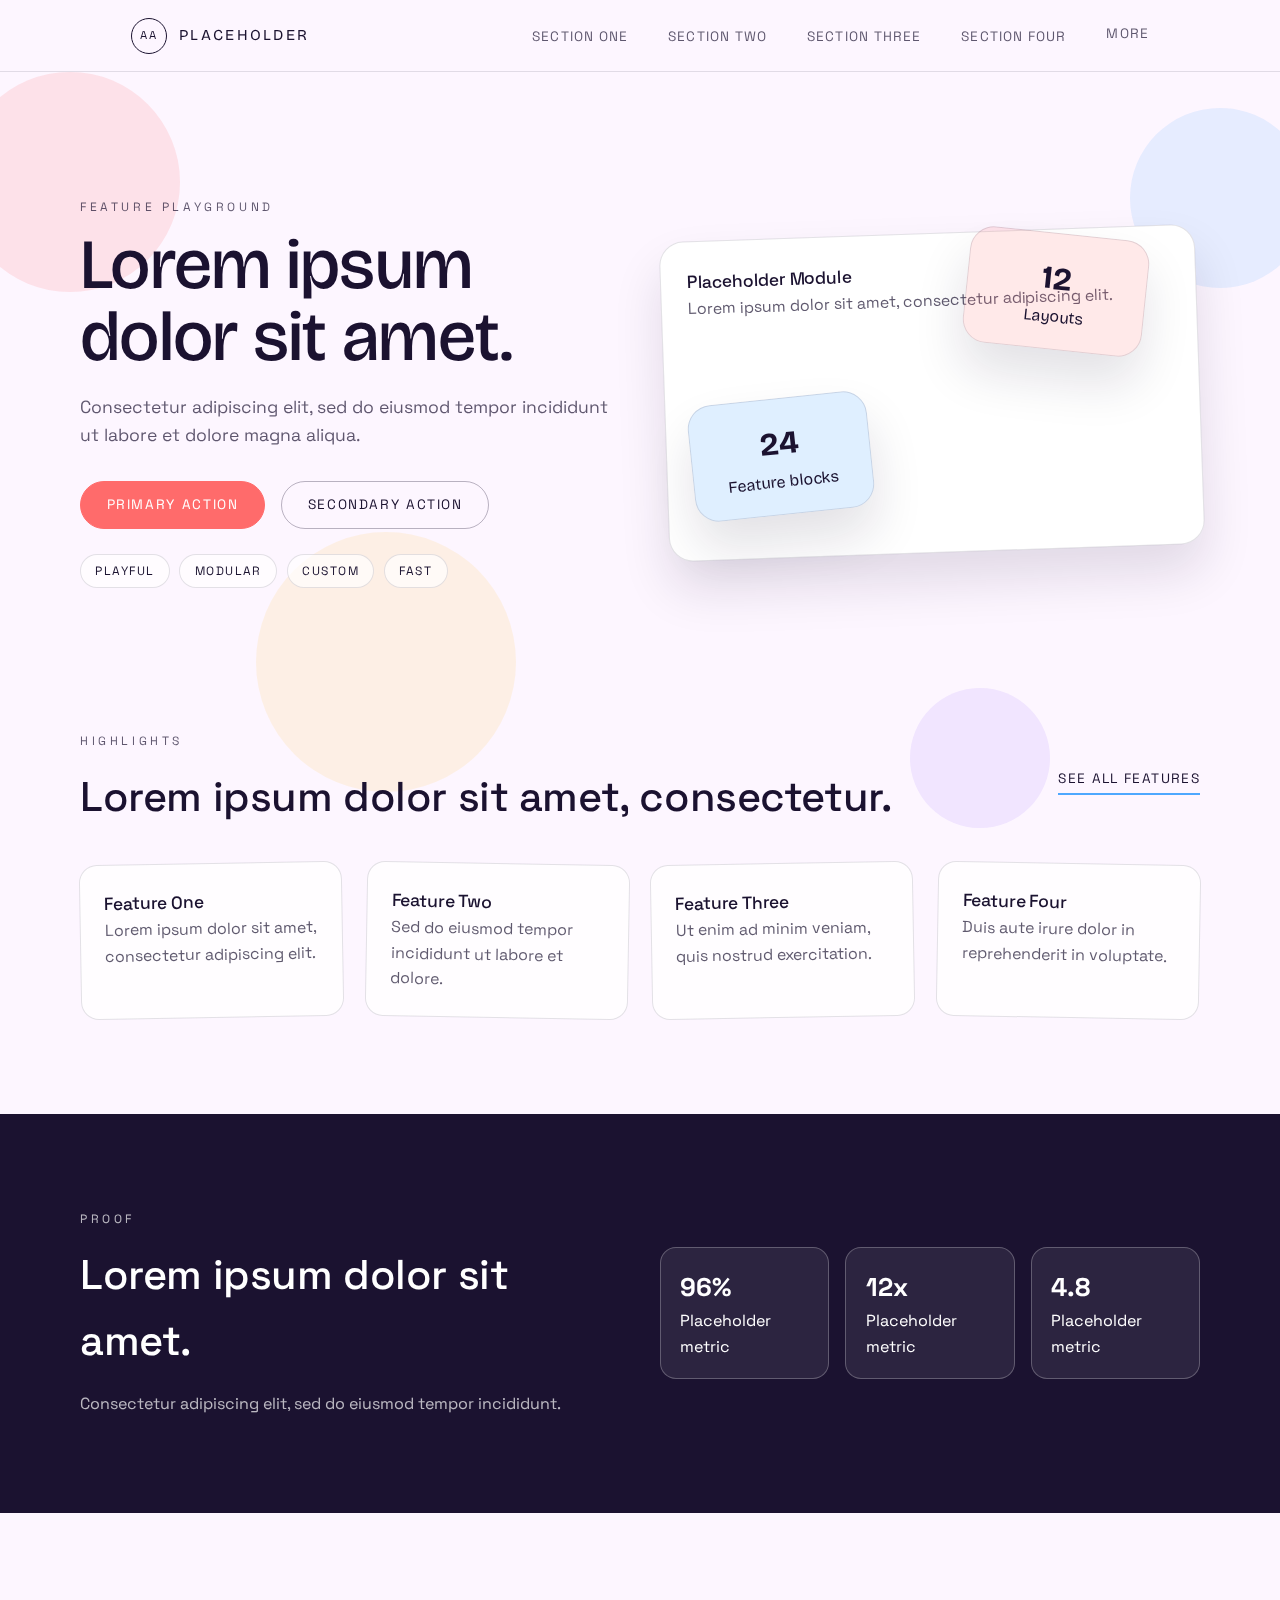
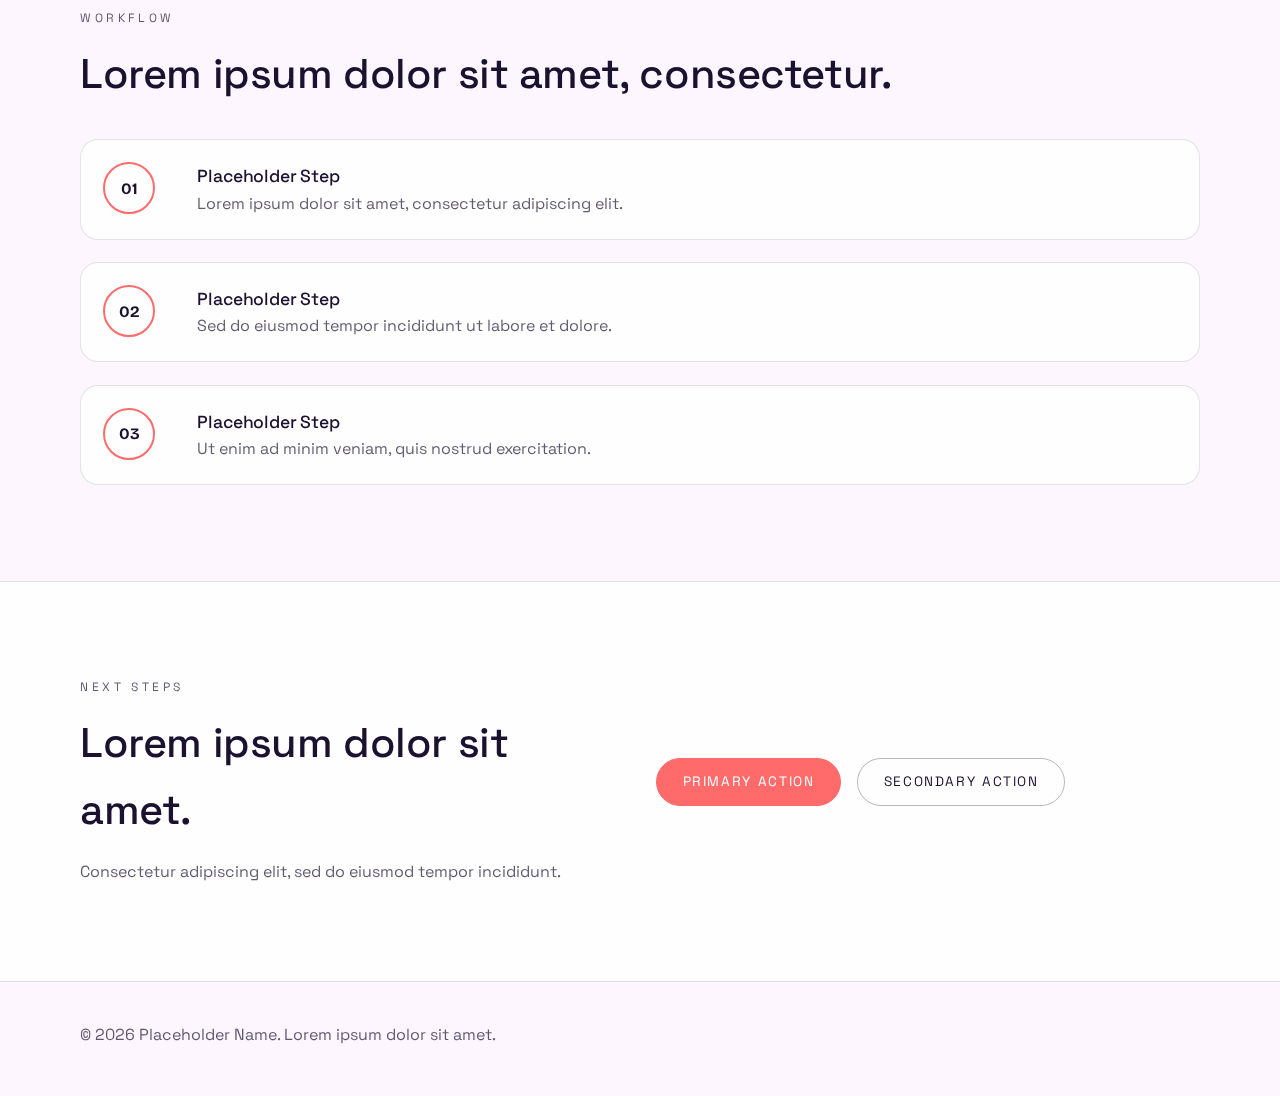
<file: secondary.html>
<!DOCTYPE html>
<html lang="en">
<head>
  <meta charset="UTF-8" />
  <meta name="viewport" content="width=device-width, initial-scale=1" />
  <title>Feature Showcase</title>
  <link rel="stylesheet" href="./css/base.css" />
  <link rel="stylesheet" href="./css/theme.css" />
  <link rel="stylesheet" href="./css/layout.css" />
  <link rel="stylesheet" href="./css/components.css" />
  <link rel="stylesheet" href="./css/secondary.css" />
  <link href="https://fonts.googleapis.com/css2?family=Bricolage+Grotesque:wght@400;600;700&family=Space+Grotesk:wght@400;500;600&display=swap" rel="stylesheet" />
</head>
<body id="top" class="secondary playful">
  <div class="playful-shapes" aria-hidden="true">
    <span class="shape shape-a"></span>
    <span class="shape shape-b"></span>
    <span class="shape shape-c"></span>
    <span class="shape shape-d"></span>
  </div>

  <header class="site-header">
    <div data-nav>
      <!-- Nav loads from nav.html -->
    </div>
  </header>

  <main>
    <section class="feature-hero">
      <div class="content-wrapper feature-hero-grid">
        <div class="feature-hero-copy">
          <div class="eyebrow">Feature Playground</div>
          <h1>Lorem ipsum dolor sit amet.</h1>
          <p class="lead">
            Consectetur adipiscing elit, sed do eiusmod tempor incididunt ut labore et dolore magna aliqua.
          </p>
          <div class="hero-actions">
            <a href="#features" class="cta-button">Primary Action</a>
            <a href="#proof" class="secondary-button">Secondary Action</a>
          </div>
          <div class="tag-cloud">
            <span>Playful</span>
            <span>Modular</span>
            <span>Custom</span>
            <span>Fast</span>
          </div>
        </div>
        <div class="feature-hero-collage">
          <div class="hero-card hero-card--a">
            <h3>Placeholder Module</h3>
            <p>Lorem ipsum dolor sit amet, consectetur adipiscing elit.</p>
          </div>
          <div class="hero-card hero-card--b">
            <strong>12</strong>
            <span>Layouts</span>
          </div>
          <div class="hero-card hero-card--c">
            <strong>24</strong>
            <span>Feature blocks</span>
          </div>
        </div>
      </div>
    </section>

    <section id="features" class="section">
      <div class="content-wrapper">
        <div class="section-head">
          <div>
            <div class="eyebrow">Highlights</div>
            <h2>Lorem ipsum dolor sit amet, consectetur.</h2>
          </div>
          <a class="link-ghost" href="#">See all features</a>
        </div>
        <div class="feature-grid-alt">
          <article class="feature-tile">
            <h3>Feature One</h3>
            <p>Lorem ipsum dolor sit amet, consectetur adipiscing elit.</p>
          </article>
          <article class="feature-tile">
            <h3>Feature Two</h3>
            <p>Sed do eiusmod tempor incididunt ut labore et dolore.</p>
          </article>
          <article class="feature-tile">
            <h3>Feature Three</h3>
            <p>Ut enim ad minim veniam, quis nostrud exercitation.</p>
          </article>
          <article class="feature-tile">
            <h3>Feature Four</h3>
            <p>Duis aute irure dolor in reprehenderit in voluptate.</p>
          </article>
        </div>
      </div>
    </section>

    <section id="proof" class="section band">
      <div class="content-wrapper split-band">
        <div>
          <div class="eyebrow">Proof</div>
          <h2>Lorem ipsum dolor sit amet.</h2>
          <p class="hero-text">Consectetur adipiscing elit, sed do eiusmod tempor incididunt.</p>
        </div>
        <div class="stat-grid">
          <div class="stat-card">
            <strong>96%</strong>
            <span>Placeholder metric</span>
          </div>
          <div class="stat-card">
            <strong>12x</strong>
            <span>Placeholder metric</span>
          </div>
          <div class="stat-card">
            <strong>4.8</strong>
            <span>Placeholder metric</span>
          </div>
        </div>
      </div>
    </section>

    <section class="section">
      <div class="content-wrapper">
        <div class="section-head">
          <div>
            <div class="eyebrow">Workflow</div>
            <h2>Lorem ipsum dolor sit amet, consectetur.</h2>
          </div>
        </div>
        <div class="timeline">
          <div class="timeline-step">
            <div class="step-index">01</div>
            <div>
              <h3>Placeholder Step</h3>
              <p>Lorem ipsum dolor sit amet, consectetur adipiscing elit.</p>
            </div>
          </div>
          <div class="timeline-step">
            <div class="step-index">02</div>
            <div>
              <h3>Placeholder Step</h3>
              <p>Sed do eiusmod tempor incididunt ut labore et dolore.</p>
            </div>
          </div>
          <div class="timeline-step">
            <div class="step-index">03</div>
            <div>
              <h3>Placeholder Step</h3>
              <p>Ut enim ad minim veniam, quis nostrud exercitation.</p>
            </div>
          </div>
        </div>
      </div>
    </section>

    <section class="section cta-band">
      <div class="content-wrapper cta-grid">
        <div>
          <div class="eyebrow">Next Steps</div>
          <h2>Lorem ipsum dolor sit amet.</h2>
          <p class="hero-text">Consectetur adipiscing elit, sed do eiusmod tempor incididunt.</p>
        </div>
        <div class="cta-actions">
          <a class="cta-button" href="#">Primary Action</a>
          <a class="secondary-button" href="#">Secondary Action</a>
        </div>
      </div>
    </section>
  </main>

  <footer>
    <div class="content-wrapper">
      <p>&copy; 2026 Placeholder Name. Lorem ipsum dolor sit amet.</p>
    </div>
  </footer>

  <script type="module" src="./js/main.js"></script>
</body>
</html>
</file>
<file: css/base.css>
/* === BRAND + GLOBAL TOKENS ===
   Update fonts, colors, and spacing here to re-skin the entire site. */
:root {
  --color-bg: #0b0b0b;
  --color-surface: #121212;
  --color-border: rgba(255, 255, 255, 0.12);
  --color-text: #f5f5f5;
  --color-muted: rgba(245, 245, 245, 0.68);
  --color-accent: #ffffff;
  --font-display: -apple-system, BlinkMacSystemFont, "SF Pro Display", "Segoe UI", Roboto, sans-serif;
  --content-width: 1120px;
  --section-pad: clamp(3.5rem, 8vw, 6rem);
}

/* === GLOBAL RESETS === */
* {
  margin: 0;
  padding: 0;
  box-sizing: border-box;
}

html {
  scroll-behavior: smooth;
}

/* === BASE TYPOGRAPHY + BODY === */
body {
  font-family: var(--font-display);
  line-height: 1.6;
  color: var(--color-text);
  background: var(--color-bg);
  min-height: 100vh;
  overflow-x: hidden;
}

h1,
h2,
h3 {
  font-weight: 500;
  letter-spacing: -0.01em;
}

h2 {
  font-size: clamp(1.7rem, 3.5vw, 2.6rem);
}

h3 {
  font-size: 1.1rem;
}

p {
  color: var(--color-muted);
}

img,
svg,
video {
  max-width: 100%;
  height: auto;
  display: block;
}

a {
  color: inherit;
  text-decoration: none;
}

button {
  font: inherit;
  color: inherit;
}

/* === LAYOUT UTILITY === */
.content-wrapper {
  width: min(var(--content-width), 90vw);
  margin: 0 auto;
}

/* === SECTION SPACING === */
.section {
  padding: var(--section-pad) 0;
  scroll-margin-top: 100px;
}

.hero-text {
  color: var(--color-muted);
  margin-top: 1rem;
}
</file>
<file: css/theme.css>
/* === BACKGROUND ATMOSPHERE ===
   Delete or tweak these if you want a flat/minimal background. */
body::before {
  content: "";
  position: fixed;
  inset: 0;
  background:
    radial-gradient(circle at 20% 20%, rgba(255, 255, 255, 0.05), transparent 45%),
    radial-gradient(circle at 80% 10%, rgba(255, 255, 255, 0.04), transparent 50%),
    radial-gradient(circle at 60% 80%, rgba(255, 255, 255, 0.03), transparent 45%);
  pointer-events: none;
  z-index: 0;
}

body::after {
  content: "";
  position: fixed;
  inset: 0;
  background-image: repeating-linear-gradient(
    90deg,
    rgba(255, 255, 255, 0.035) 0 1px,
    transparent 1px 10px
  );
  opacity: 0.35;
  pointer-events: none;
  z-index: 0;
}
</file>
<file: css/layout.css>
/* === GLOBAL LAYOUT LAYERS === */
.site-header,
main,
footer {
  position: relative;
  z-index: 2;
}

/* === PAGE OFFSET FOR FIXED NAV === */
body {
  padding-top: 86px;
}

/* === NAVIGATION (STRUCTURE + RESPONSIVE) === */
.nav {
  position: fixed;
  top: 0;
  width: 100%;
  background: rgba(11, 11, 11, 0.92);
  border-bottom: 1px solid var(--color-border);
  z-index: 1000;
  backdrop-filter: blur(12px);
}

.nav-content {
  max-width: var(--content-width);
  margin: 0 auto;
  padding: 1.1rem 4vw;
  display: flex;
  align-items: center;
  justify-content: space-between;
  gap: 1.5rem;
  position: relative;
}

.logo-link {
  display: flex;
  align-items: center;
  gap: 0.75rem;
  color: var(--color-text);
}

.logo-mark {
  display: grid;
  place-items: center;
  width: 36px;
  height: 36px;
  border-radius: 999px;
  border: 1px solid var(--color-text);
  font-size: 0.72rem;
  letter-spacing: 0.2em;
}

.logo-text {
  font-size: 0.95rem;
  letter-spacing: 0.2em;
  text-transform: uppercase;
}

.nav-links {
  list-style: none;
  display: flex;
  align-items: center;
  gap: 2.5rem;
}

.nav-links a {
  font-size: 0.85rem;
  letter-spacing: 0.08em;
  text-transform: uppercase;
  color: var(--color-muted);
  position: relative;
  padding-bottom: 0.35rem;
}

.nav-links a::after {
  content: "";
  position: absolute;
  left: 0;
  bottom: 0;
  width: 0;
  height: 2px;
  background: var(--color-text);
  transition: width 0.3s ease;
}

.nav-links a:hover,
.nav-links a:focus {
  color: var(--color-text);
}

.nav-links a:hover::after,
.nav-links a:focus::after {
  width: 100%;
}

.dropdown {
  position: relative;
}

.dropdown-toggle {
  background: transparent;
  border: none;
  color: var(--color-muted);
  font-size: 0.85rem;
  letter-spacing: 0.08em;
  text-transform: uppercase;
  padding-bottom: 0.35rem;
  cursor: pointer;
  position: relative;
}

.dropdown-toggle::after {
  content: "";
  position: absolute;
  left: 0;
  bottom: 0;
  width: 0;
  height: 2px;
  background: var(--color-text);
  transition: width 0.3s ease;
}

.dropdown:hover .dropdown-toggle,
.dropdown-toggle:focus,
.dropdown.is-open .dropdown-toggle {
  color: var(--color-text);
}

.dropdown:hover .dropdown-toggle::after,
.dropdown-toggle:focus::after,
.dropdown.is-open .dropdown-toggle::after {
  width: 100%;
}

.dropdown-menu {
  position: absolute;
  top: calc(100% + 12px);
  left: 50%;
  transform: translateX(-50%) translateY(-10px);
  background: rgba(11, 11, 11, 0.96);
  border: 1px solid var(--color-border);
  border-radius: 14px;
  padding: 0.5rem 0;
  min-width: 180px;
  opacity: 0;
  visibility: hidden;
  transition: opacity 0.2s ease, transform 0.2s ease;
  box-shadow: 0 18px 40px rgba(0, 0, 0, 0.35);
  list-style: none;
}

.dropdown-menu a {
  display: block;
  padding: 0.6rem 1.2rem;
  color: var(--color-muted);
}

.dropdown:hover .dropdown-menu,
.dropdown.is-open .dropdown-menu {
  opacity: 1;
  visibility: visible;
  transform: translateX(-50%) translateY(0);
}

.dropdown-menu a:hover,
.dropdown-menu a:focus {
  color: var(--color-text);
}

.nav-toggle {
  display: none;
  border: 1px solid var(--color-border);
  background: transparent;
  padding: 0.5rem 1rem;
  border-radius: 999px;
  text-transform: uppercase;
  letter-spacing: 0.12em;
  font-size: 0.75rem;
}

/* === HERO === */
.hero {
  min-height: 70vh;
  display: flex;
  align-items: center;
  padding: var(--section-pad) 0;
}

.hero h1 {
  font-size: clamp(2.5rem, 5vw, 4.5rem);
  line-height: 1.05;
}

.subtitle {
  margin-top: 1.2rem;
  font-size: 1.05rem;
  color: var(--color-muted);
}

/* === ABOUT LAYOUT === */
.profile-grid {
  display: grid;
  grid-template-columns: minmax(220px, 320px) 1fr;
  gap: 2.5rem;
  align-items: center;
}

.profile-photo {
  aspect-ratio: 4 / 5;
  border-radius: 18px;
  border: 1px solid var(--color-border);
  background: rgba(255, 255, 255, 0.02);
  display: grid;
  place-items: center;
  text-transform: uppercase;
  letter-spacing: 0.2em;
  font-size: 0.75rem;
  color: var(--color-muted);
}

.bio-card {
  border: 1px solid var(--color-border);
  border-radius: 18px;
  padding: 1.6rem;
  background: rgba(255, 255, 255, 0.02);
}

.cv-actions {
  display: flex;
  flex-wrap: wrap;
  gap: 1rem;
  margin-top: 1.5rem;
}

.cv-embed {
  margin-top: 1.8rem;
  border: 1px solid var(--color-border);
  border-radius: 18px;
  overflow: hidden;
  min-height: 420px;
  background: rgba(255, 255, 255, 0.02);
}

.cv-frame {
  width: 100%;
  height: 420px;
  border: 0;
  display: block;
}

.hero-actions {
  margin-top: 2rem;
  display: flex;
  flex-wrap: wrap;
  gap: 1rem;
}

/* === FEATURE GRID === */
.feature-grid {
  display: grid;
  gap: 1.6rem;
  margin-top: 2rem;
  grid-template-columns: repeat(auto-fit, minmax(240px, 1fr));
}

.feature-card {
  padding: 1.6rem;
  border: 1px solid var(--color-border);
  border-radius: 16px;
  background: rgba(255, 255, 255, 0.02);
}

.feature-icon {
  width: 38px;
  height: 38px;
  border-radius: 10px;
  border: 1px solid var(--color-border);
  display: grid;
  place-items: center;
  margin-bottom: 1rem;
  letter-spacing: 0.12em;
  font-size: 0.9rem;
}

/* === PROJECT LIST === */
.projects-grid {
  display: grid;
  gap: 1.8rem;
  margin-top: 2rem;
}

.project-card {
  display: grid;
  grid-template-columns: 160px 1fr;
  gap: 1.6rem;
  padding: 1.6rem;
  border-radius: 18px;
  border: 1px solid var(--color-border);
  background: rgba(255, 255, 255, 0.02);
}

.project-image {
  display: grid;
  place-items: center;
  border: 1px solid var(--color-border);
  border-radius: 12px;
  font-size: 0.8rem;
  letter-spacing: 0.2em;
  min-height: 110px;
}

.project-content h3 {
  margin-bottom: 0.6rem;
}

/* === CONTACT === */
.contact-section {
  text-align: center;
}

.contact-links {
  margin-top: 1.6rem;
  display: flex;
  justify-content: center;
  gap: 1.5rem;
  flex-wrap: wrap;
}

/* === FOOTER === */
footer {
  padding: 2.5rem 0 3rem;
  border-top: 1px solid var(--color-border);
  color: var(--color-muted);
}

/* === THREE.JS BACKGROUND CANVAS === */
.three-background {
  position: fixed;
  inset: 0;
  z-index: 1;
  pointer-events: none;
  opacity: 0.22;
}

.three-background canvas {
  width: 100%;
  height: 100%;
  display: block;
}

/* === MOBILE LAYOUT === */
@media (max-width: 900px) {
  body {
    padding-top: 74px;
  }

  .nav-toggle {
    display: inline-flex;
  }

  .nav-links {
    position: absolute;
    right: 4vw;
    top: calc(100% + 12px);
    flex-direction: column;
    align-items: flex-start;
    gap: 1rem;
    background: rgba(11, 11, 11, 0.95);
    border: 1px solid var(--color-border);
    border-radius: 16px;
    padding: 1rem 1.4rem;
    display: none;
  }

  .nav.is-open .nav-links {
    display: flex;
  }

  .dropdown-menu {
    position: static;
    transform: none;
    opacity: 1;
    visibility: visible;
    background: transparent;
    border: none;
    box-shadow: none;
    padding: 0.2rem 0 0.2rem 0.6rem;
    display: none;
  }

  .dropdown.is-open .dropdown-menu {
    display: block;
  }

  .dropdown-menu a {
    padding: 0.4rem 0;
  }

  .project-card {
    grid-template-columns: 1fr;
  }

  .profile-grid {
    grid-template-columns: 1fr;
  }
}
</file>
<file: css/components.css>
/* === BUTTONS + LINKS === */
.cta-button,
.secondary-button,
.contact-link,
/* === PROJECT CARD LINK === */
.project-link {
  display: inline-flex;
  align-items: center;
  justify-content: center;
  padding: 0.75rem 1.6rem;
  border-radius: 999px;
  font-size: 0.85rem;
  letter-spacing: 0.12em;
  text-transform: uppercase;
  border: 1px solid var(--color-text);
  transition: transform 0.2s ease, background 0.2s ease, color 0.2s ease;
}

.cta-button {
  background: var(--color-text);
  color: var(--color-bg);
}

.secondary-button {
  background: transparent;
  color: var(--color-text);
}

.cta-button:hover,
.secondary-button:hover,
.contact-link:hover,
.project-link:hover {
  transform: translateY(-2px);
}

.project-link {
  margin-top: 1rem;
  padding: 0.5rem 1.1rem;
  font-size: 0.75rem;
  border-color: var(--color-border);
  color: var(--color-text);
}

.contact-link {
  padding: 0.6rem 1.3rem;
}
</file>
<file: css/secondary.css>
/* === SECONDARY PAGE THEME OVERRIDES ===
   This file restyles only the playful secondary page. */
.secondary {
  --color-bg: #fdf6ff;
  --color-surface: #ffffff;
  --color-text: #1b1230;
  --color-muted: rgba(27, 18, 48, 0.7);
  --color-border: rgba(27, 18, 48, 0.12);
  --color-accent: #ff6b6b;
  --color-accent-2: #4ea8ff;
  --color-accent-3: #ffd166;
  --font-display: "Space Grotesk", "Segoe UI", sans-serif;
}

.secondary body,
body.secondary {
  background: var(--color-bg);
}

/* === BACKGROUND SHAPES === */
.playful-shapes {
  position: fixed;
  inset: 0;
  pointer-events: none;
  z-index: 0;
}

.shape {
  position: absolute;
  border-radius: 999px;
  opacity: 0.6;
  filter: blur(0.2px);
}

.shape-a {
  width: 220px;
  height: 220px;
  background: rgba(255, 107, 107, 0.25);
  top: 8%;
  left: -40px;
  animation: floatA 14s ease-in-out infinite;
}

.shape-b {
  width: 180px;
  height: 180px;
  background: rgba(78, 168, 255, 0.22);
  top: 12%;
  right: -30px;
  animation: floatB 16s ease-in-out infinite;
}

.shape-c {
  width: 260px;
  height: 260px;
  background: rgba(255, 209, 102, 0.28);
  bottom: 12%;
  left: 20%;
  animation: floatC 18s ease-in-out infinite;
}

.shape-d {
  width: 140px;
  height: 140px;
  background: rgba(141, 88, 255, 0.18);
  bottom: 8%;
  right: 18%;
  animation: floatD 12s ease-in-out infinite;
}

.secondary::before,
.secondary::after {
  display: none;
}

.secondary .nav {
  background: rgba(253, 246, 255, 0.9);
  border-color: var(--color-border);
}

.secondary .logo-mark {
  border-color: var(--color-text);
  color: var(--color-text);
}

.secondary .logo-text {
  font-family: "Bricolage Grotesque", "Space Grotesk", sans-serif;
  letter-spacing: 0.15em;
}

.secondary .nav-links a,
.secondary .dropdown-toggle {
  color: var(--color-muted);
}

.secondary .nav-links a:hover,
.secondary .dropdown:hover .dropdown-toggle,
.secondary .dropdown.is-open .dropdown-toggle {
  color: var(--color-text);
}

.secondary .dropdown-menu {
  background: rgba(253, 246, 255, 0.98);
  border-color: var(--color-border);
}

/* === HERO + COLLAGE === */
.feature-hero {
  padding: clamp(4rem, 10vw, 7rem) 0 3rem;
}

.feature-hero-grid {
  display: grid;
  grid-template-columns: repeat(auto-fit, minmax(280px, 1fr));
  gap: 3rem;
  align-items: center;
}

.feature-hero-copy h1 {
  font-family: "Bricolage Grotesque", "Space Grotesk", sans-serif;
  font-size: clamp(2.8rem, 5.5vw, 4.8rem);
  line-height: 1.02;
}

.lead {
  font-size: 1.1rem;
  color: var(--color-muted);
  margin-top: 1.2rem;
}

.tag-cloud {
  display: flex;
  flex-wrap: wrap;
  gap: 0.6rem;
  margin-top: 1.6rem;
}

.tag-cloud span {
  padding: 0.4rem 0.9rem;
  border-radius: 999px;
  border: 1px solid var(--color-border);
  font-size: 0.75rem;
  text-transform: uppercase;
  letter-spacing: 0.12em;
  background: rgba(255, 255, 255, 0.7);
}

.feature-hero-collage {
  position: relative;
  display: grid;
  gap: 1rem;
  min-height: 320px;
  animation: fadeRise 0.9s ease 0.15s both;
}

.hero-card {
  background: var(--color-surface);
  border: 1px solid var(--color-border);
  border-radius: 24px;
  padding: 1.6rem;
  box-shadow: 0 28px 50px rgba(27, 18, 48, 0.12);
}

.hero-card--a {
  --card-rotate: -2deg;
  transform: rotate(var(--card-rotate));
  animation: cardFloat 8s ease-in-out infinite;
}

.hero-card--b,
.hero-card--c {
  position: absolute;
  width: 180px;
  text-align: center;
  padding: 1.2rem;
  font-family: "Bricolage Grotesque", "Space Grotesk", sans-serif;
}

.hero-card--b {
  top: 0;
  right: 10%;
  --card-rotate: 6deg;
  transform: rotate(var(--card-rotate));
  background: rgba(255, 107, 107, 0.15);
  animation: cardFloat 7s ease-in-out infinite;
}

.hero-card--c {
  bottom: 12%;
  left: 5%;
  --card-rotate: -6deg;
  transform: rotate(var(--card-rotate));
  background: rgba(78, 168, 255, 0.18);
  animation: cardFloat 9s ease-in-out infinite;
}

.hero-card strong {
  display: block;
  font-size: 2rem;
}

.eyebrow {
  font-size: 0.75rem;
  letter-spacing: 0.3em;
  text-transform: uppercase;
  color: var(--color-muted);
  margin-bottom: 0.8rem;
}

.section-head {
  display: flex;
  justify-content: space-between;
  gap: 1.6rem;
  align-items: center;
  margin-bottom: 2rem;
}

.link-ghost {
  font-size: 0.85rem;
  letter-spacing: 0.1em;
  text-transform: uppercase;
  border-bottom: 2px solid var(--color-accent-2);
  padding-bottom: 0.2rem;
}

/* === FEATURE TILES === */
.feature-grid-alt {
  display: grid;
  grid-template-columns: repeat(auto-fit, minmax(220px, 1fr));
  gap: 1.4rem;
}

.feature-tile {
  border: 1px solid var(--color-border);
  padding: 1.5rem;
  border-radius: 18px;
  background: rgba(255, 255, 255, 0.8);
  transition: transform 0.2s ease;
  animation: fadeRise 0.8s ease both;
}

.feature-tile:nth-child(odd) {
  --tile-rotate: -1deg;
  animation-delay: 0.1s;
}

.feature-tile:nth-child(even) {
  --tile-rotate: 1deg;
  animation-delay: 0.2s;
}

.feature-tile {
  transform: rotate(var(--tile-rotate, 0deg));
  animation-name: tileFloat, fadeRise;
  animation-duration: 8s, 0.8s;
  animation-iteration-count: infinite, 1;
  animation-timing-function: ease-in-out, ease;
  animation-fill-mode: both, both;
}

/* === DARK BAND SECTION === */
.band {
  background: #1b1230;
  color: #ffffff;
}

.band .hero-text,
.band .eyebrow {
  color: rgba(255, 255, 255, 0.7);
}

.split-band {
  display: grid;
  grid-template-columns: repeat(auto-fit, minmax(240px, 1fr));
  gap: 2.5rem;
  align-items: center;
}

.stat-grid {
  display: grid;
  grid-template-columns: repeat(auto-fit, minmax(140px, 1fr));
  gap: 1rem;
}

.stat-card {
  border: 1px solid rgba(255, 255, 255, 0.25);
  border-radius: 16px;
  padding: 1.2rem;
  background: rgba(255, 255, 255, 0.08);
  animation: fadeRise 0.8s ease both;
}

.stat-card strong {
  display: block;
  font-size: 1.6rem;
}

/* === TIMELINE === */
.timeline {
  display: grid;
  gap: 1.4rem;
}

.timeline-step {
  display: grid;
  grid-template-columns: 70px 1fr;
  gap: 1.5rem;
  padding: 1.4rem;
  border: 1px solid var(--color-border);
  border-radius: 18px;
  background: rgba(255, 255, 255, 0.9);
  animation: fadeRise 0.8s ease both;
}

.step-index {
  width: 52px;
  height: 52px;
  border-radius: 50%;
  border: 2px solid var(--color-accent);
  display: grid;
  place-items: center;
  font-weight: 700;
  font-family: "Bricolage Grotesque", "Space Grotesk", sans-serif;
}

/* === CTA STRIP === */
.cta-band {
  background: rgba(255, 255, 255, 0.85);
  border-top: 1px solid var(--color-border);
  animation: fadeRise 0.9s ease 0.15s both;
}

.cta-grid {
  display: grid;
  grid-template-columns: repeat(auto-fit, minmax(240px, 1fr));
  gap: 2rem;
  align-items: center;
}

.cta-actions {
  display: flex;
  flex-wrap: wrap;
  gap: 1rem;
}

.feature-hero-copy {
  animation: fadeRise 0.8s ease both;
}

.tag-cloud span {
  animation: tagPulse 6s ease-in-out infinite;
}

.tag-cloud span:nth-child(2) {
  animation-delay: 0.4s;
}

.tag-cloud span:nth-child(3) {
  animation-delay: 0.8s;
}

.tag-cloud span:nth-child(4) {
  animation-delay: 1.2s;
}

@keyframes fadeRise {
  from {
    opacity: 0;
    transform: translateY(18px);
  }
  to {
    opacity: 1;
    transform: translateY(0);
  }
}

@keyframes floatA {
  0%, 100% {
    transform: translateY(0);
  }
  50% {
    transform: translateY(-18px);
  }
}

@keyframes floatB {
  0%, 100% {
    transform: translateY(0) translateX(0);
  }
  50% {
    transform: translateY(14px) translateX(-10px);
  }
}

@keyframes floatC {
  0%, 100% {
    transform: translateY(0) translateX(0);
  }
  50% {
    transform: translateY(-16px) translateX(12px);
  }
}

@keyframes floatD {
  0%, 100% {
    transform: translateY(0);
  }
  50% {
    transform: translateY(12px);
  }
}

@keyframes cardFloat {
  0%, 100% {
    transform: rotate(var(--card-rotate)) translateY(0);
  }
  50% {
    transform: rotate(var(--card-rotate)) translateY(-10px);
  }
}

@keyframes tileFloat {
  0%, 100% {
    transform: rotate(var(--tile-rotate, 0deg)) translateY(0);
  }
  50% {
    transform: rotate(var(--tile-rotate, 0deg)) translateY(-8px);
  }
}

@keyframes tagPulse {
  0%, 100% {
    transform: translateY(0);
  }
  50% {
    transform: translateY(-4px);
  }
}

@media (prefers-reduced-motion: reduce) {
  .shape,
  .feature-hero-copy,
  .feature-hero-collage,
  .feature-tile,
  .stat-card,
  .timeline-step,
  .cta-band,
  .tag-cloud span,
  .hero-card {
    animation: none;
  }
}

.secondary .cta-button {
  background: var(--color-accent);
  color: #ffffff;
  border-color: var(--color-accent);
}

.secondary .secondary-button {
  background: transparent;
  color: var(--color-text);
  border-color: rgba(27, 18, 48, 0.3);
}

/* === MOBILE LAYOUT === */
@media (max-width: 900px) {
  .section-head {
    flex-direction: column;
    align-items: flex-start;
  }

  .timeline-step {
    grid-template-columns: 1fr;
  }

  .hero-card--b,
  .hero-card--c {
    position: static;
    width: 100%;
    transform: none;
  }

  .feature-hero-collage {
    gap: 1.2rem;
  }
}
</file>
